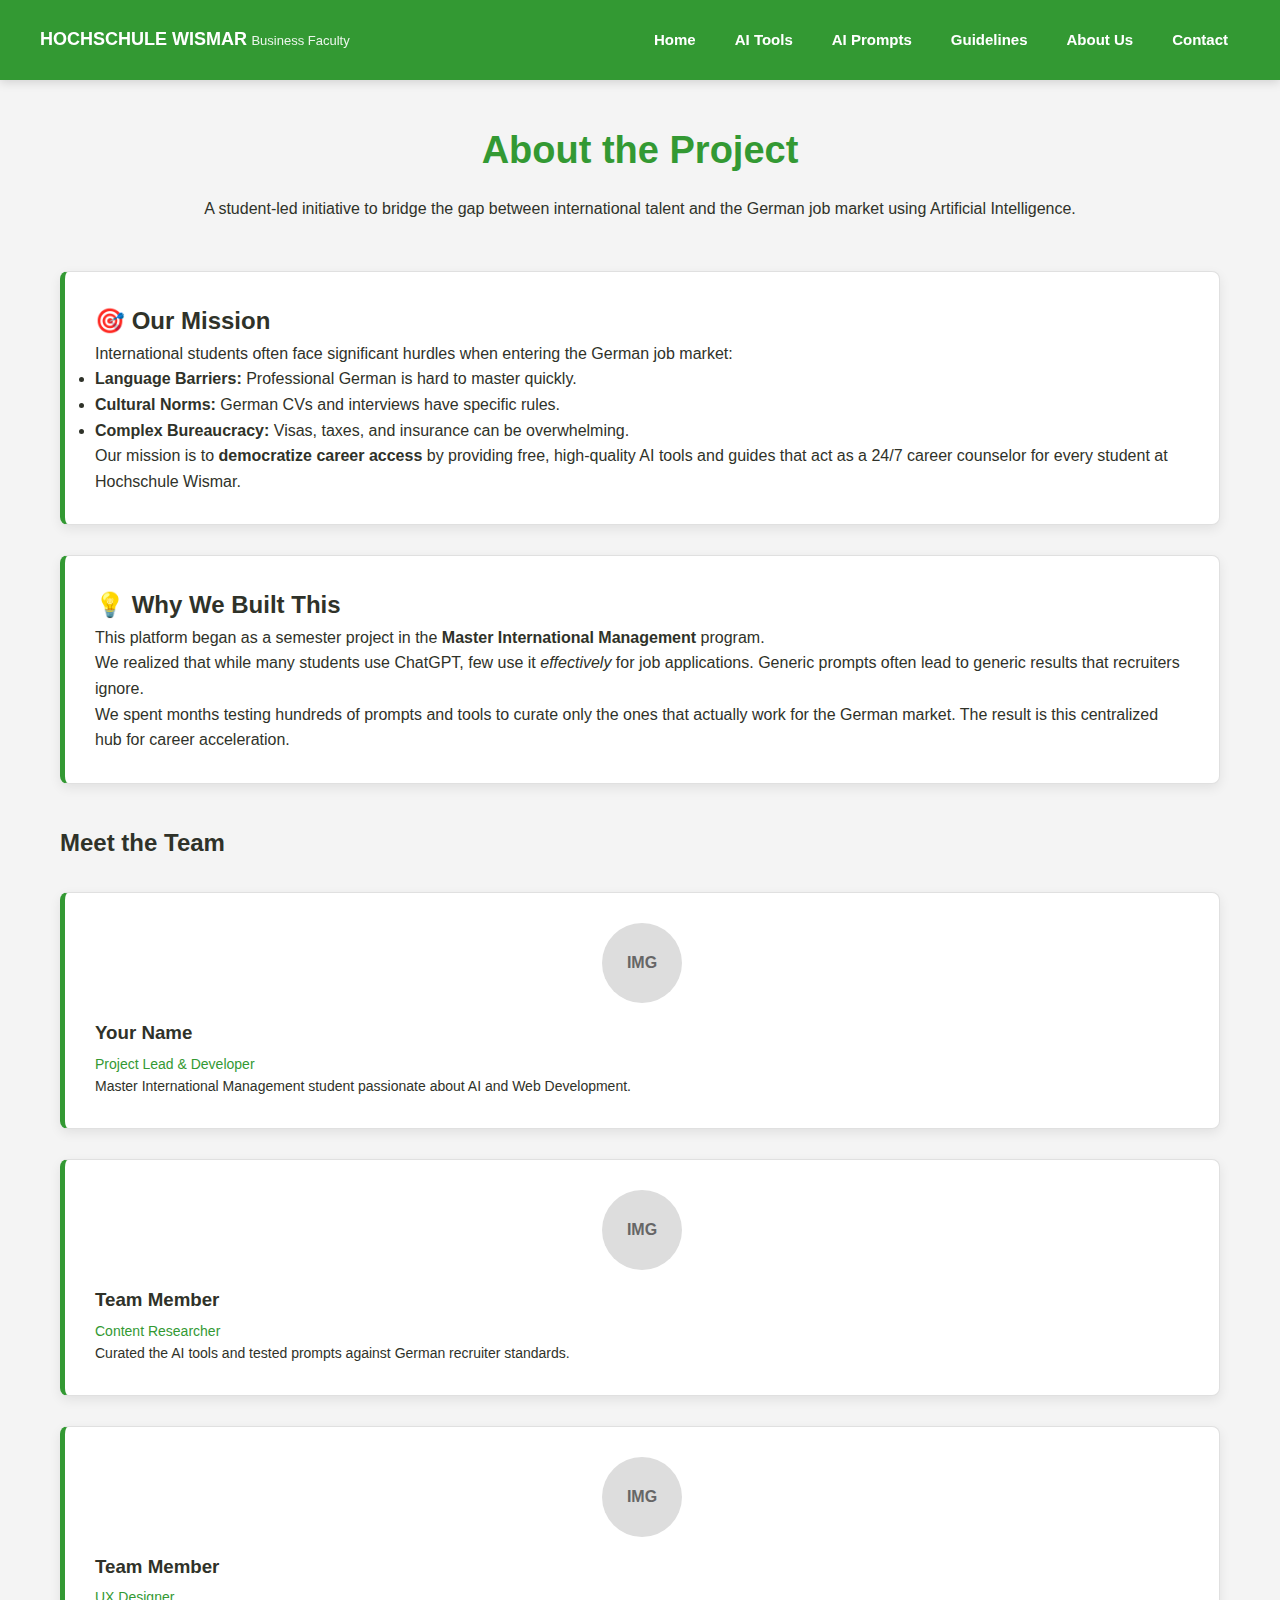
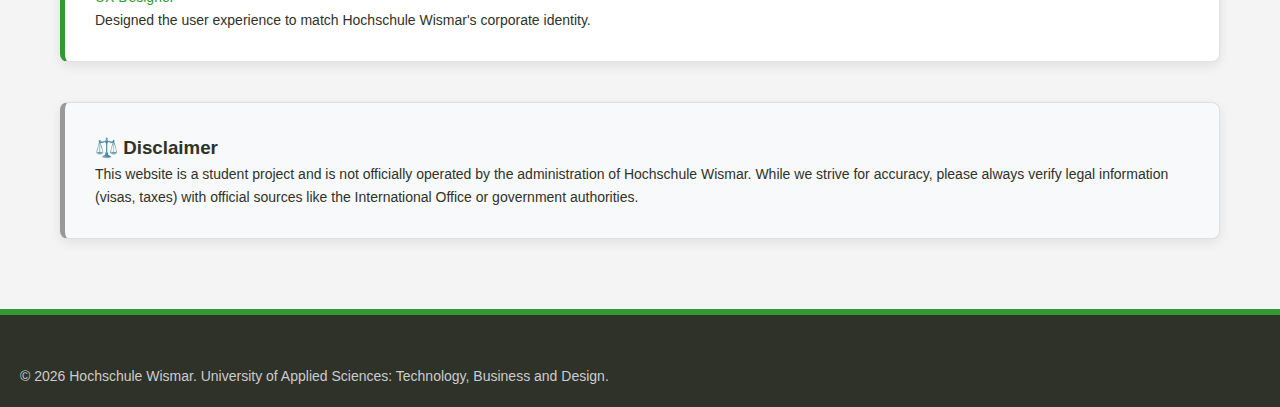
<file: about.html>
<!doctype html>
<html lang="en">
<head>
  <meta charset="utf-8" />
  <meta name="viewport" content="width=device-width, initial-scale=1" />
  <title>About Us | AI Job Search Support | Hochschule Wismar</title>
  <meta name="description" content="Learn about the student team behind the AI Job Search Support platform." />
  
  <!-- CORRECT CSS PATH -->
  <link rel="stylesheet" href="./css/style.css" />
</head>
<body>

  <!-- HEADER -->
  <header class="topbar">
    <div class="topbar-inner">
      <div>
        <span class="brand-title">Hochschule Wismar</span>
        <span class="brand-subtitle">Business Faculty</span>
      </div>
      <nav class="nav">
        <a class="nav-link" href="./index.html">Home</a>
        <a class="nav-link" href="./tools.html">AI Tools</a>
        <a class="nav-link" href="./prompts.html">AI Prompts</a>
        <a class="nav-link" href="./guidelines.html">Guidelines</a>
        <a class="nav-link" href="./about.html">About Us</a> <!-- Added Link -->
        <a class="nav-link" href="./contact.html">Contact</a>
      </nav>
    </div>
  </header>

  <main class="page">
    
    <!-- HERO -->
    <section class="hero">
      <h1>About the Project</h1>
      <p>A student-led initiative to bridge the gap between international talent and the German job market using Artificial Intelligence.</p>
    </section>

    <div class="grid-2">
      
      <!-- MISSION -->
      <div class="card">
        <h2>🎯 Our Mission</h2>
        <p>International students often face significant hurdles when entering the German job market:</p>
        <ul>
          <li><strong>Language Barriers:</strong> Professional German is hard to master quickly.</li>
          <li><strong>Cultural Norms:</strong> German CVs and interviews have specific rules.</li>
          <li><strong>Complex Bureaucracy:</strong> Visas, taxes, and insurance can be overwhelming.</li>
        </ul>
        <p>Our mission is to <strong>democratize career access</strong> by providing free, high-quality AI tools and guides that act as a 24/7 career counselor for every student at Hochschule Wismar.</p>
      </div>

      <!-- ORIGIN STORY -->
      <div class="card">
        <h2>💡 Why We Built This</h2>
        <p>This platform began as a semester project in the <strong>Master International Management</strong> program.</p>
        <p>We realized that while many students use ChatGPT, few use it <em>effectively</em> for job applications. Generic prompts often lead to generic results that recruiters ignore.</p>
        <p>We spent months testing hundreds of prompts and tools to curate only the ones that actually work for the German market. The result is this centralized hub for career acceleration.</p>
      </div>

    </div>

    <!-- THE TEAM -->
    <section style="margin-top: 40px;">
      <h2 class="text-center" style="margin-bottom: 30px;">Meet the Team</h2>
      
      <div class="grid-3">
        <!-- Member 1 -->
        <div class="card text-center">
          <div style="width: 80px; height: 80px; background: #ddd; border-radius: 50%; margin: 0 auto 15px; display: flex; align-items: center; justify-content: center; font-weight: bold; color: #666;">IMG</div>
          <h3 style="margin-bottom: 5px;">Your Name</h3>
          <p style="font-size: 14px; color: var(--hsw-green);">Project Lead & Developer</p>
          <p style="font-size: 14px;">Master International Management student passionate about AI and Web Development.</p>
        </div>

        <!-- Member 2 (Placeholder) -->
        <div class="card text-center">
          <div style="width: 80px; height: 80px; background: #ddd; border-radius: 50%; margin: 0 auto 15px; display: flex; align-items: center; justify-content: center; font-weight: bold; color: #666;">IMG</div>
          <h3 style="margin-bottom: 5px;">Team Member</h3>
          <p style="font-size: 14px; color: var(--hsw-green);">Content Researcher</p>
          <p style="font-size: 14px;">Curated the AI tools and tested prompts against German recruiter standards.</p>
        </div>

        <!-- Member 3 (Placeholder) -->
        <div class="card text-center">
          <div style="width: 80px; height: 80px; background: #ddd; border-radius: 50%; margin: 0 auto 15px; display: flex; align-items: center; justify-content: center; font-weight: bold; color: #666;">IMG</div>
          <h3 style="margin-bottom: 5px;">Team Member</h3>
          <p style="font-size: 14px; color: var(--hsw-green);">UX Designer</p>
          <p style="font-size: 14px;">Designed the user experience to match Hochschule Wismar's corporate identity.</p>
        </div>
      </div>
    </section>

    <!-- DISCLAIMER -->
    <div class="card" style="margin-top: 40px; background-color: #f8f9fa; border-left-color: #999;">
      <h3>⚖️ Disclaimer</h3>
      <p style="font-size: 14px;">This website is a student project and is not officially operated by the administration of Hochschule Wismar. While we strive for accuracy, please always verify legal information (visas, taxes) with official sources like the International Office or government authorities.</p>
    </div>

  </main>

  <!-- FOOTER -->
  <footer class="footer">
    <p>© 2026 Hochschule Wismar. University of Applied Sciences: Technology, Business and Design.</p>
  </footer>

  <!-- CORRECT JS PATH -->
  <script src="./js/main.js"></script>
</body>
</html>
</file>
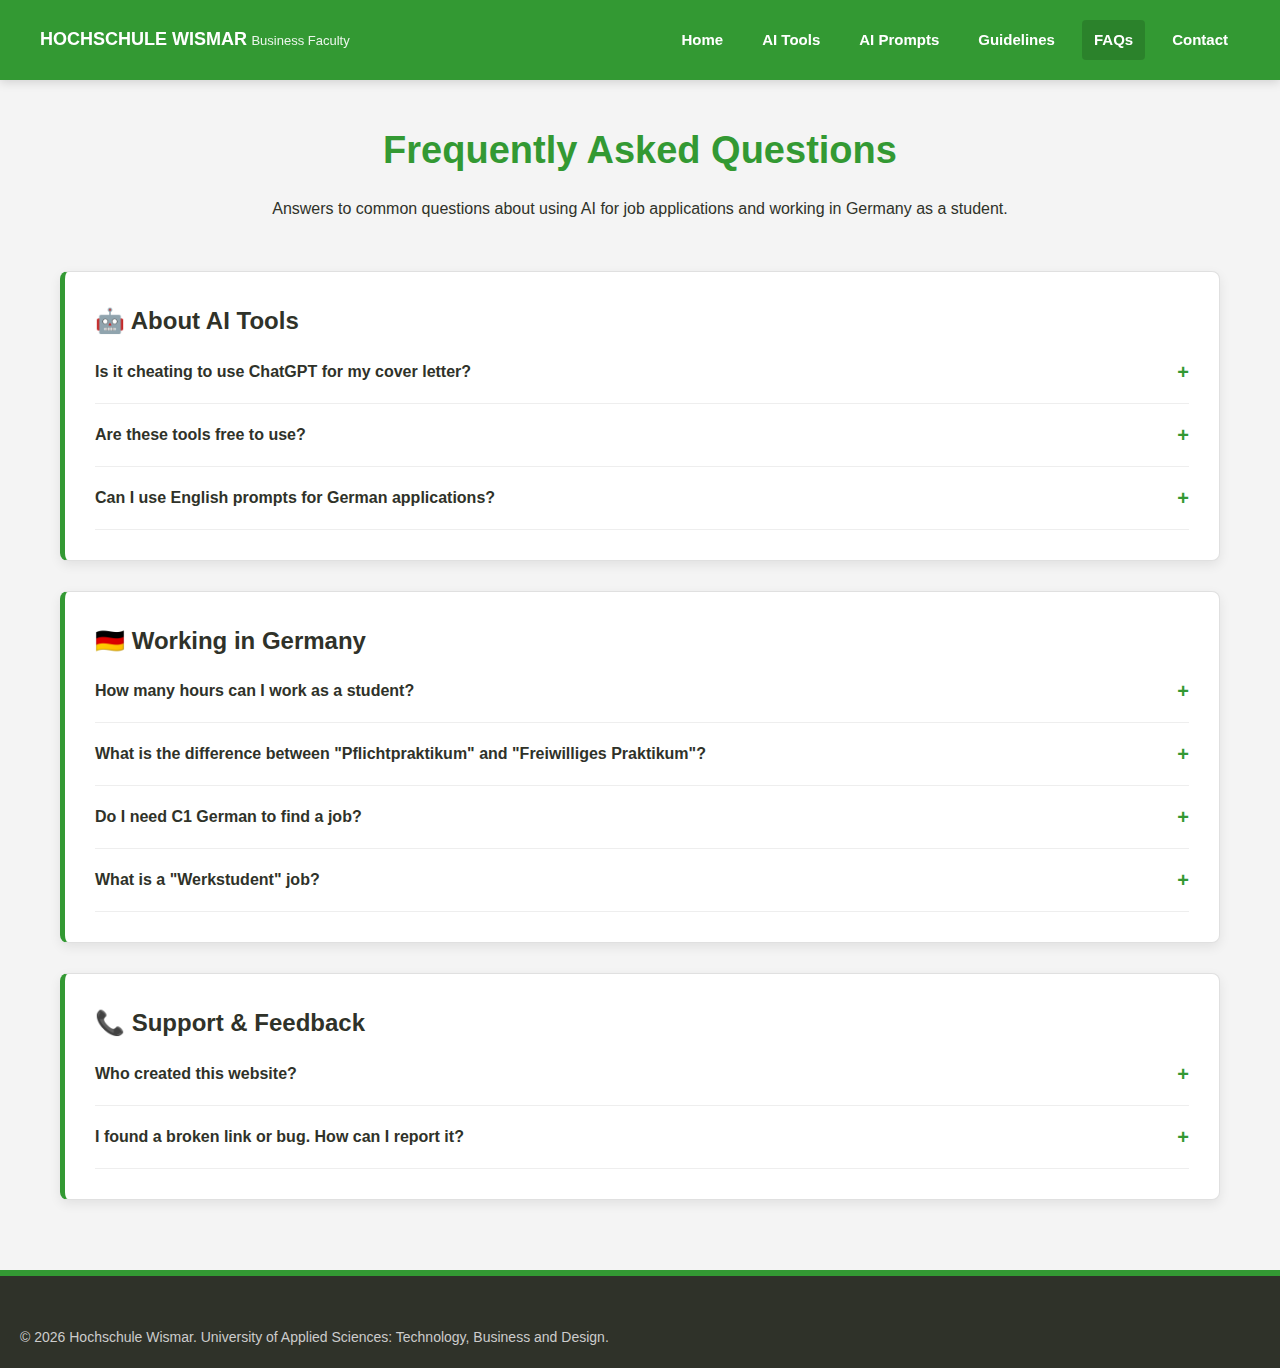
<file: faqs.html>
<!doctype html>
<html lang="en">
<head>
  <meta charset="utf-8" />
  <meta name="viewport" content="width=device-width, initial-scale=1" />
  <title>FAQs | AI Job Search Support | Hochschule Wismar</title>
  <meta name="description" content="Frequently Asked Questions about AI tools, job search, and internships in Germany." />
  
  <!-- CORRECT CSS PATH -->
  <link rel="stylesheet" href="./css/style.css" />
</head>
<body>

  <!-- HEADER -->
  <header class="topbar">
    <div class="topbar-inner">
      <div>
        <span class="brand-title">Hochschule Wismar</span>
        <span class="brand-subtitle">Business Faculty</span>
      </div>
      <nav class="nav">
        <a class="nav-link" href="./index.html">Home</a>
        <a class="nav-link" href="./tools.html">AI Tools</a>
        <a class="nav-link" href="./prompts.html">AI Prompts</a>
        <a class="nav-link" href="./guidelines.html">Guidelines</a>
        <a class="nav-link active" href="./faqs.html">FAQs</a>
        <a class="nav-link" href="./contact.html">Contact</a>
      </nav>
    </div>
  </header>

  <main class="page">
    
    <!-- HERO -->
    <section class="hero">
      <h1>Frequently Asked Questions</h1>
      <p>Answers to common questions about using AI for job applications and working in Germany as a student.</p>
    </section>

    <!-- SECTION 1: ABOUT THE PLATFORM -->
    <div class="card">
      <h2>🤖 About AI Tools</h2>
      
      <div class="accordion-item">
        <div class="accordion-header">Is it cheating to use ChatGPT for my cover letter?</div>
        <div class="accordion-content">
          <p>No, but you must use it responsibly. German recruiters value authenticity. Use ChatGPT to create a structure, fix grammar, or brainstorm ideas, but <strong>always rewrite the final text</strong> in your own voice. Copy-pasting generic AI text is easily detected and often leads to rejection.</p>
        </div>
      </div>

      <div class="accordion-item">
        <div class="accordion-header">Are these tools free to use?</div>
        <div class="accordion-content">
          <p>Most tools listed in our directory (like ChatGPT, Canva, LinkedIn) have powerful <strong>free versions</strong> that are sufficient for students. Some specialized tools (like VMock or DeepL Pro) may have paid tiers, but we prioritized tools accessible to students.</p>
        </div>
      </div>

      <div class="accordion-item">
        <div class="accordion-header">Can I use English prompts for German applications?</div>
        <div class="accordion-content">
          <p>Yes! You can ask ChatGPT in English to write a cover letter in German. However, the quality is usually better if you give the context in English but ask it to "act as a German native speaker." Always have a native speaker or DeepL proofread the result.</p>
        </div>
      </div>
    </div>


    <!-- SECTION 2: WORKING IN GERMANY -->
    <div class="card">
      <h2>🇩🇪 Working in Germany</h2>
      
      <div class="accordion-item">
        <div class="accordion-header">How many hours can I work as a student?</div>
        <div class="accordion-content">
          <p>Non-EU students can work <strong>120 full days or 240 half days</strong> per year. During the semester, you can work up to <strong>20 hours per week</strong> (Werkstudent rule) to keep your student insurance status. During semester breaks, you can work full-time (40 hours).</p>
        </div>
      </div>

      <div class="accordion-item">
        <div class="accordion-header">What is the difference between "Pflichtpraktikum" and "Freiwilliges Praktikum"?</div>
        <div class="accordion-content">
          <ul>
            <li><strong>Pflichtpraktikum (Mandatory):</strong> Required by your study regulations. It is <em>exempt</em> from minimum wage (companies can pay €0, though many pay €500-1000). You don't pay social security.</li>
            <li><strong>Freiwilliges Praktikum (Voluntary):</strong> Not required. If it lasts longer than 3 months, you <em>must</em> be paid minimum wage (approx. €12.41/hour). You pay social security.</li>
          </ul>
        </div>
      </div>

      <div class="accordion-item">
        <div class="accordion-header">Do I need C1 German to find a job?</div>
        <div class="accordion-content">
          <p>Not always, but it helps significantly. In IT, Engineering, and some Business roles (Startups, MNCs), <strong>English</strong> is often sufficient (B2+). However, for traditional German companies (Mittelstand) or client-facing roles, <strong>B2/C1 German</strong> is usually required. We recommend reaching at least B1 to increase your opportunities.</p>
        </div>
      </div>

      <div class="accordion-item">
        <div class="accordion-header">What is a "Werkstudent" job?</div>
        <div class="accordion-content">
          <p>A "Werkstudent" (Working Student) is a specific employment status for enrolled students. You work part-time (max 20h/week) in a company related to your studies. You pay reduced taxes and almost no social security contributions (only pension), leaving you with more net income than a regular part-time job.</p>
        </div>
      </div>
    </div>


    <!-- SECTION 3: PROJECT & SUPPORT -->
    <div class="card">
      <h2>📞 Support & Feedback</h2>
      
      <div class="accordion-item">
        <div class="accordion-header">Who created this website?</div>
        <div class="accordion-content">
          <p>This platform is a student project from the <strong>Master International Management</strong> program at Hochschule Wismar (Business Faculty). It was created to help fellow international students navigate the job market.</p>
        </div>
      </div>

      <div class="accordion-item">
        <div class="accordion-header">I found a broken link or bug. How can I report it?</div>
        <div class="accordion-content">
          <p>Please use our <a href="./contact.html">Contact Form</a> to report any technical issues. We appreciate your feedback to keep the platform running smoothly!</p>
        </div>
      </div>
    </div>

  </main>

  <!-- FOOTER -->
  <footer class="footer">
    <p>© 2026 Hochschule Wismar. University of Applied Sciences: Technology, Business and Design.</p>
  </footer>

  <!-- CORRECT JS PATH -->
  <script src="./js/main.js"></script>
</body>
</html>
</file>
<file: css/style.css>
/* ============================================================
   HOCHSCHULE WISMAR - AI JOB SEARCH SUPPORT
   Corporate Design Stylesheet (Business Faculty)
   Updated: 2026
   ============================================================ */

/* 1. VARIABLES */
:root {
  --hsw-green: #339933;       /* Business Faculty Primary */
  --hsw-anthrazit: #2f3229;   /* Text & Footer */
  --hsw-hellgrau: #f4f4f4;    /* Background */
  --hsw-orange: #ff5d00;      /* Accent */
  --white: #ffffff;
  --text-muted: #666;
  --shadow: 0 4px 12px rgba(0,0,0,0.08);
}

/* 2. GLOBAL RESET */
* { box-sizing: border-box; margin: 0; padding: 0; }
body {
  font-family: 'Meta', 'Arial', Helvetica, sans-serif;
  background-color: var(--hsw-hellgrau);
  color: var(--hsw-anthrazit);
  font-size: 16px;
  line-height: 1.6;
  display: flex;
  flex-direction: column;
  min-height: 100vh;
}
a { color: var(--hsw-green); text-decoration: none; font-weight: 600; }
a:hover { text-decoration: underline; }

/* 3. HEADER (With Logo & Hamburger) */
.topbar {
  background-color: var(--hsw-green);
  color: var(--white);
  padding: 0 20px;
  height: 80px;
  display: flex;
  align-items: center;
  position: sticky;
  top: 0;
  z-index: 1000;
  box-shadow: 0 2px 10px rgba(0,0,0,0.15);
}

.topbar-inner {
  width: 100%;
  max-width: 1200px;
  margin: 0 auto;
  display: flex;
  align-items: center;
  justify-content: space-between;
}

/* Logo Section */
.brand {
  display: flex;
  align-items: center;
  gap: 15px;
  text-decoration: none !important;
  
  /* MOVED DOWN SLIGHTLY (User Request) */
  padding-top: 15px; 
}

.brand-logo {
  height: 50px; 
  width: auto;
  /* Removed background: white; so transparency works */
  padding: 0;
  border-radius: 4px;
}

.brand-text {
  display: flex;
  flex-direction: column;
}

.brand-title {
  font-size: 18px;
  font-weight: 700;
  text-transform: uppercase;
  color: var(--white);
  line-height: 1.1;
}

.brand-subtitle {
  font-size: 13px;
  font-weight: 400;
  color: rgba(255,255,255,0.9);
}

/* Desktop Navigation */
.nav {
  display: flex;
  gap: 15px;
}

.nav-link {
  color: var(--white) !important;
  font-size: 15px;
  font-weight: 600;
  padding: 8px 12px;
  border-radius: 4px;
  transition: background 0.2s;
}

.nav-link:hover, .nav-link.active {
  background: rgba(0,0,0,0.15);
  text-decoration: none !important;
}

/* Hamburger Menu (Hidden on Desktop) */
.hamburger {
  display: none;
  font-size: 28px;
  cursor: pointer;
  color: white;
}

/* Mobile Nav (Hidden by default) */
.mobile-nav {
  position: fixed;
  top: 80px;
  left: 0;
  width: 100%;
  background: var(--hsw-green);
  flex-direction: column;
  padding: 20px;
  display: none;
  box-shadow: 0 4px 10px rgba(0,0,0,0.1);
  z-index: 999;
}

.mobile-nav.active { display: flex; }
.mobile-nav .nav-link { 
  display: block; 
  padding: 15px; 
  border-bottom: 1px solid rgba(255,255,255,0.1); 
}

/* 4. MAIN CONTENT */
.page {
  flex: 1;
  width: 100%;
  max-width: 1200px;
  margin: 40px auto;
  padding: 0 20px;
}

.hero { text-align: center; margin-bottom: 50px; }
.hero h1 { font-size: 38px; color: var(--hsw-green); margin-bottom: 15px; }

/* 5. CARDS & ACCORDIONS */
.card {
  background: var(--white);
  border-radius: 8px;
  padding: 30px;
  margin-bottom: 30px;
  box-shadow: var(--shadow);
  border: 1px solid #e0e0e0;
  border-left: 5px solid var(--hsw-green);
}

.card h2 { color: var(--hsw-anthrazit); margin-top: 0; font-size: 24px; }

/* Accordion Styling */
.accordion-item { border-bottom: 1px solid #eee; }
.accordion-header {
  padding: 15px 0;
  cursor: pointer;
  font-weight: 700;
  display: flex;
  justify-content: space-between;
  align-items: center;
  color: var(--hsw-anthrazit);
}
.accordion-header:hover { color: var(--hsw-green); }
.accordion-header::after { content: '+'; font-size: 20px; color: var(--hsw-green); }
.accordion-header.active::after { content: '−'; }

.accordion-content {
  display: none;
  padding: 10px 0 20px;
  color: #555;
}
.accordion-content.active { display: block; animation: fadeIn 0.3s; }

@keyframes fadeIn { from { opacity: 0; } to { opacity: 1; } }

/* 6. BUTTONS */
.btn {
  display: inline-block;
  background-color: var(--hsw-anthrazit);
  color: var(--white) !important;
  padding: 12px 24px;
  border-radius: 6px;
  text-decoration: none !important;
  font-weight: 700;
  transition: background-color 0.2s, transform 0.1s;
  cursor: pointer;
  border: none;
}
.btn:hover { background-color: #000; transform: translateY(-2px); }

/* Green Button Variant */
.btn-green { background-color: var(--hsw-green); }
.btn-green:hover { background-color: #267326; }

/* Tool Links (Inside Lists) */
.tool-link {
  font-weight: 700;
  border-bottom: 1px solid rgba(51, 153, 51, 0.3);
  padding-bottom: 1px;
}
.tool-link:hover { border-bottom-color: var(--hsw-green); }

/* 7. REAL UNIVERSITY FOOTER */
.footer {
  background-color: var(--hsw-anthrazit);
  color: #ccc;
  padding: 50px 20px 20px;
  font-size: 14px;
  margin-top: auto;
  border-top: 6px solid var(--hsw-green);
}

.footer-inner {
  max-width: 1200px;
  margin: 0 auto;
  display: grid;
  grid-template-columns: repeat(auto-fit, minmax(250px, 1fr));
  gap: 40px;
  margin-bottom: 40px;
}

.footer h3 { color: white; font-size: 16px; margin-bottom: 20px; text-transform: uppercase; letter-spacing: 0.5px; }
.footer ul { list-style: none; padding: 0; }
.footer li { margin-bottom: 10px; }
.footer a { color: #ccc; font-weight: 400; }
.footer a:hover { color: white; text-decoration: underline; }

.footer-bottom {
  text-align: center;
  padding-top: 20px;
  border-top: 1px solid rgba(255,255,255,0.1);
  color: #777;
}

/* 8. FORM ELEMENTS */
form input, form select, form textarea {
  width: 100%;
  padding: 12px;
  margin: 8px 0 20px;
  border: 1px solid #ccc;
  border-radius: 4px;
  font-family: inherit;
}

/* 9. RESPONSIVE (Mobile Styles) */
@media (max-width: 768px) {
  .nav { display: none; } /* Hide desktop nav */
  .hamburger { display: block; } /* Show hamburger */
  
  .topbar { padding: 0 15px; }
  
  .brand-logo { height: 40px; }
  
  .brand-title { 
    font-size: 15px; 
  }
  
  /* Subtitle NOW VISIBLE on Mobile */
  .brand-subtitle { 
    display: block !important; 
    font-size: 11px;
    opacity: 0.9;
    margin-top: 2px;
  }
  
  .footer-inner { grid-template-columns: 1fr; gap: 30px; }
}
</file>
